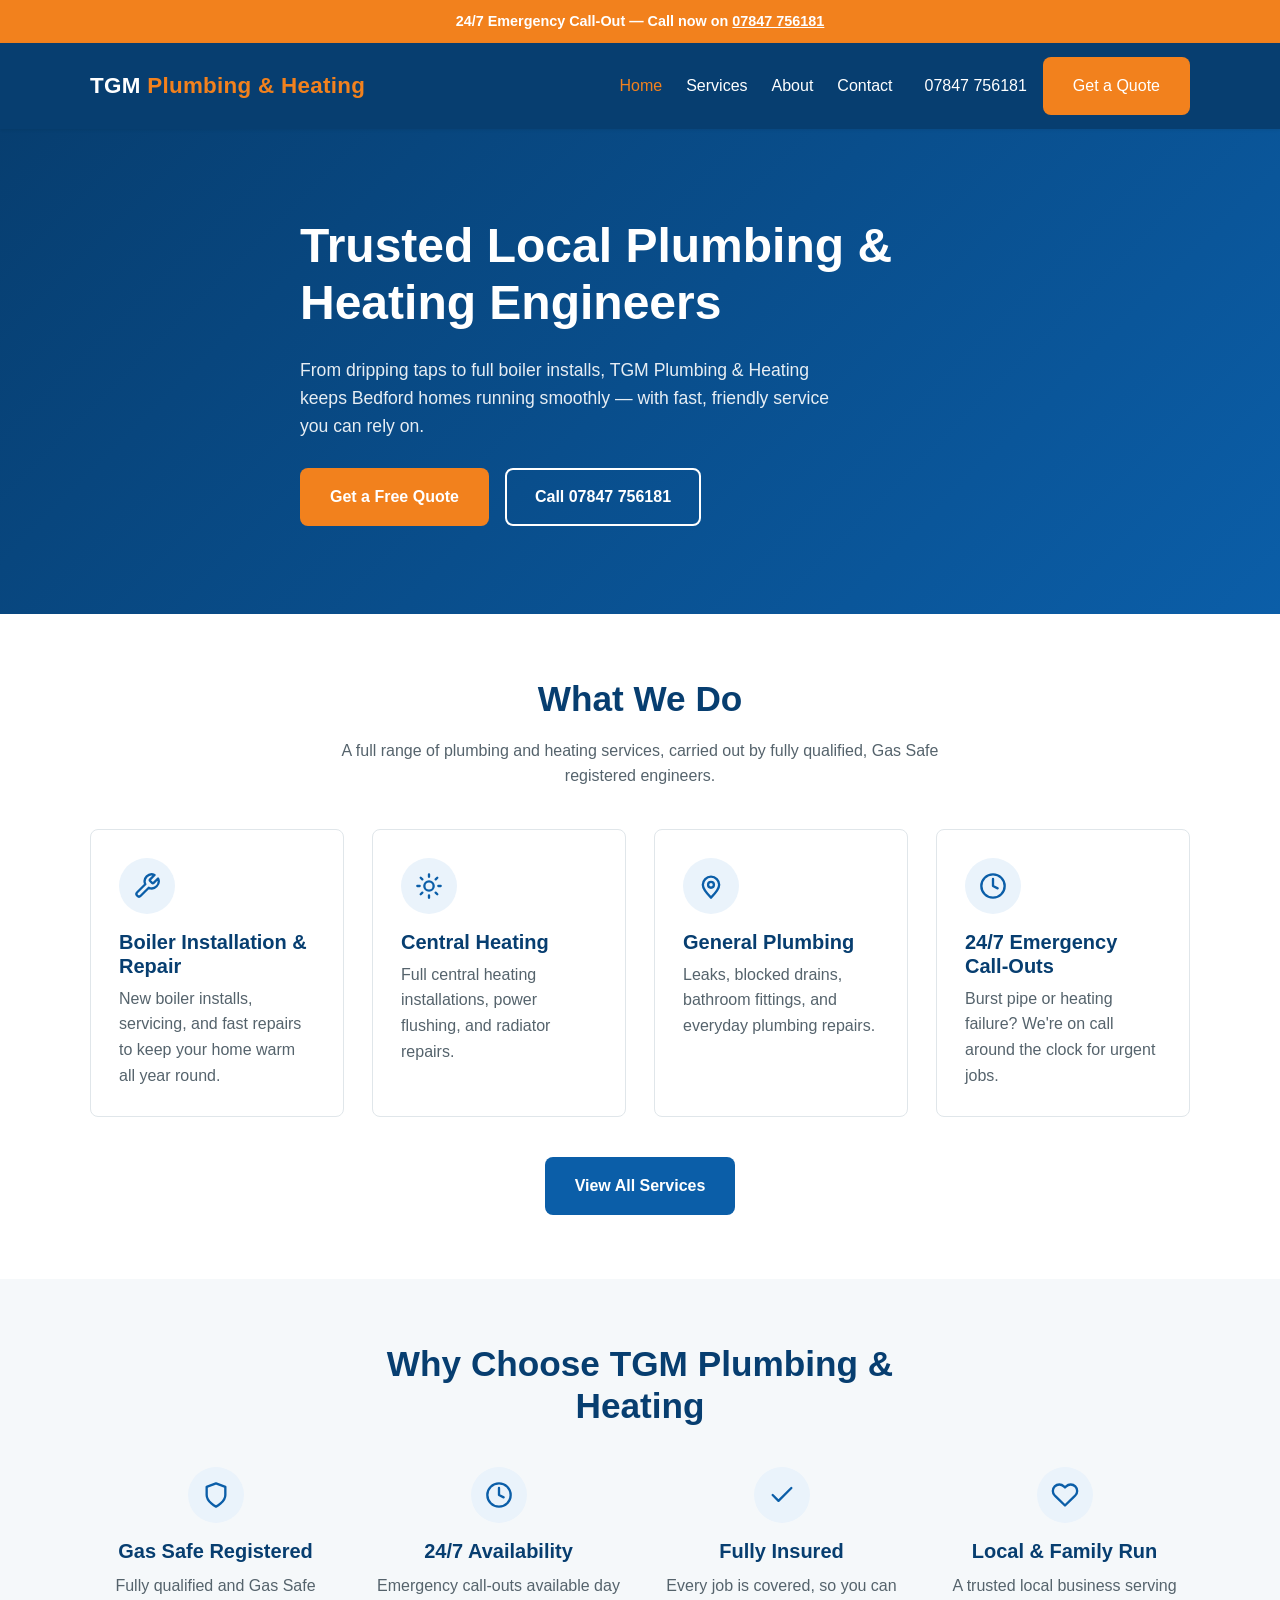
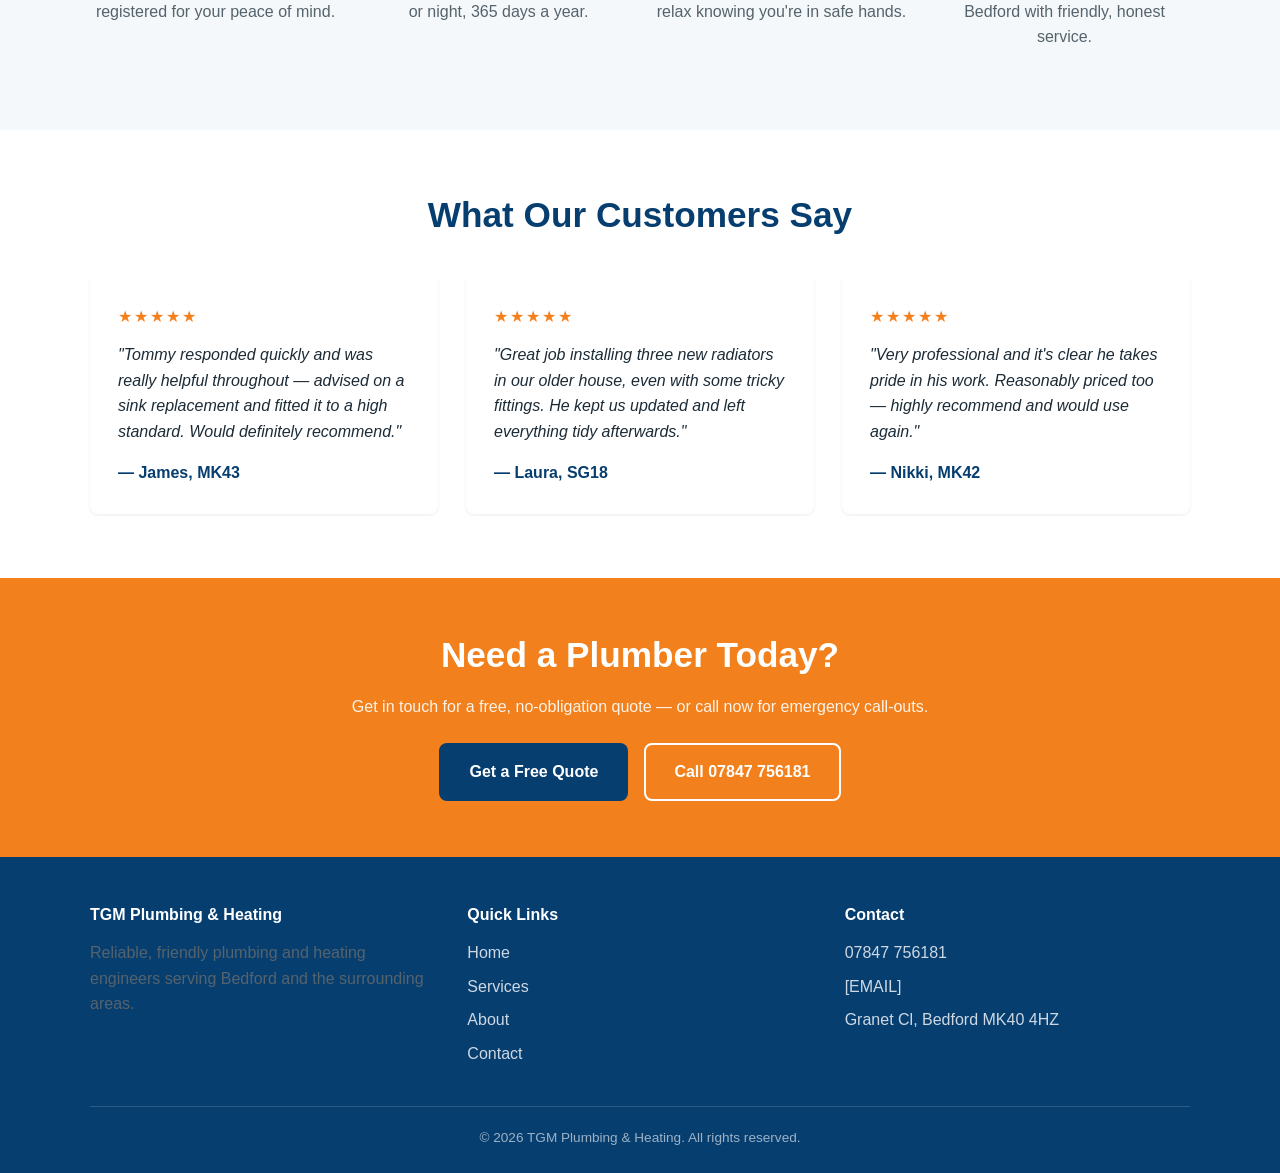
<file: index.html>
<!DOCTYPE html>
<html lang="en">
<head>
  <meta charset="UTF-8" />
  <meta name="viewport" content="width=device-width, initial-scale=1.0" />
  <title>TGM Plumbing & Heating | Local Plumbers & Heating Engineers</title>
  <meta name="description" content="TGM Plumbing & Heating — trusted local plumbing and heating engineers. Boiler installs, repairs, and 24/7 emergency call-outs." />
  <link rel="stylesheet" href="css/style.css" />
</head>
<body>

  <div class="emergency-banner">
    24/7 Emergency Call-Out — Call now on <a href="tel:07847756181">07847 756181</a>
  </div>

  <header class="site-header">
    <div class="container">
      <a href="index.html" class="logo">TGM <span>Plumbing & Heating</span></a>

      <nav class="main-nav">
        <ul>
          <li><a href="index.html" class="active">Home</a></li>
          <li><a href="services.html">Services</a></li>
          <li><a href="about.html">About</a></li>
          <li><a href="contact.html">Contact</a></li>
        </ul>
        <div class="nav-call">
          <a href="tel:07847756181" class="nav-phone">07847 756181</a>
          <a href="contact.html" class="btn btn-primary">Get a Quote</a>
        </div>
      </nav>

      <button class="nav-toggle" aria-label="Toggle navigation" aria-expanded="false">
        <span></span>
        <span></span>
        <span></span>
      </button>
    </div>
  </header>

  <main>

    <!-- Hero -->
    <section class="hero">
      <div class="container">
        <h1>Trusted Local Plumbing &amp; Heating Engineers</h1>
        <p>From dripping taps to full boiler installs, TGM Plumbing &amp; Heating keeps Bedford homes running smoothly — with fast, friendly service you can rely on.</p>
        <div class="hero-actions">
          <a href="contact.html" class="btn btn-primary">Get a Free Quote</a>
          <a href="tel:07847756181" class="btn btn-outline">Call 07847 756181</a>
        </div>
      </div>
    </section>

    <!-- Services overview -->
    <section class="section">
      <div class="container">
        <div class="section-intro text-center">
          <h2>What We Do</h2>
          <p>A full range of plumbing and heating services, carried out by fully qualified, Gas Safe registered engineers.</p>
        </div>

        <div class="card-grid">
          <div class="card">
            <div class="icon-circle">
              <svg viewBox="0 0 24 24" fill="none" stroke-width="2" stroke-linecap="round" stroke-linejoin="round"><path d="M14.7 6.3a1 1 0 0 0 0 1.4l1.6 1.6a1 1 0 0 0 1.4 0l3.77-3.77a6 6 0 0 1-7.94 7.94l-6.91 6.91a2.12 2.12 0 0 1-3-3l6.91-6.91a6 6 0 0 1 7.94-7.94l-3.76 3.76z"/></svg>
            </div>
            <h3>Boiler Installation &amp; Repair</h3>
            <p>New boiler installs, servicing, and fast repairs to keep your home warm all year round.</p>
          </div>

          <div class="card">
            <div class="icon-circle">
              <svg viewBox="0 0 24 24" fill="none" stroke-width="2" stroke-linecap="round" stroke-linejoin="round"><path d="M12 2v2M12 20v2M4.9 4.9l1.4 1.4M17.7 17.7l1.4 1.4M2 12h2M20 12h2M4.9 19.1l1.4-1.4M17.7 6.3l1.4-1.4"/><circle cx="12" cy="12" r="4"/></svg>
            </div>
            <h3>Central Heating</h3>
            <p>Full central heating installations, power flushing, and radiator repairs.</p>
          </div>

          <div class="card">
            <div class="icon-circle">
              <svg viewBox="0 0 24 24" fill="none" stroke-width="2" stroke-linecap="round" stroke-linejoin="round"><path d="M12 22c4-4 7-7.58 7-11a7 7 0 1 0-14 0c0 3.42 3 7 7 11z"/><circle cx="12" cy="11" r="2.5"/></svg>
            </div>
            <h3>General Plumbing</h3>
            <p>Leaks, blocked drains, bathroom fittings, and everyday plumbing repairs.</p>
          </div>

          <div class="card">
            <div class="icon-circle">
              <svg viewBox="0 0 24 24" fill="none" stroke-width="2" stroke-linecap="round" stroke-linejoin="round"><circle cx="12" cy="12" r="10"/><path d="M12 6v6l4 2"/></svg>
            </div>
            <h3>24/7 Emergency Call-Outs</h3>
            <p>Burst pipe or heating failure? We're on call around the clock for urgent jobs.</p>
          </div>
        </div>

        <div class="text-center" style="margin-top: 40px;">
          <a href="services.html" class="btn btn-secondary">View All Services</a>
        </div>
      </div>
    </section>

    <!-- Why choose us -->
    <section class="section section-alt">
      <div class="container">
        <div class="section-intro text-center">
          <h2>Why Choose TGM Plumbing &amp; Heating</h2>
        </div>

        <div class="trust-grid">
          <div class="trust-item">
            <div class="icon-circle">
              <svg viewBox="0 0 24 24" fill="none" stroke-width="2" stroke-linecap="round" stroke-linejoin="round"><path d="M12 22s8-4 8-10V5l-8-3-8 3v7c0 6 8 10 8 10z"/></svg>
            </div>
            <h3>Gas Safe Registered</h3>
            <p>Fully qualified and Gas Safe registered for your peace of mind.</p>
          </div>

          <div class="trust-item">
            <div class="icon-circle">
              <svg viewBox="0 0 24 24" fill="none" stroke-width="2" stroke-linecap="round" stroke-linejoin="round"><circle cx="12" cy="12" r="10"/><path d="M12 6v6l4 2"/></svg>
            </div>
            <h3>24/7 Availability</h3>
            <p>Emergency call-outs available day or night, 365 days a year.</p>
          </div>

          <div class="trust-item">
            <div class="icon-circle">
              <svg viewBox="0 0 24 24" fill="none" stroke-width="2" stroke-linecap="round" stroke-linejoin="round"><path d="M20 6L9 17l-5-5"/></svg>
            </div>
            <h3>Fully Insured</h3>
            <p>Every job is covered, so you can relax knowing you're in safe hands.</p>
          </div>

          <div class="trust-item">
            <div class="icon-circle">
              <svg viewBox="0 0 24 24" fill="none" stroke-width="2" stroke-linecap="round" stroke-linejoin="round"><path d="M20.8 4.6a5.5 5.5 0 0 0-7.8 0L12 5.6l-1-1a5.5 5.5 0 1 0-7.8 7.8l1 1L12 21l7.8-7.6 1-1a5.5 5.5 0 0 0 0-7.8z"/></svg>
            </div>
            <h3>Local &amp; Family Run</h3>
            <p>A trusted local business serving Bedford with friendly, honest service.</p>
          </div>
        </div>
      </div>
    </section>

    <!-- Testimonials -->
    <section class="section">
      <div class="container">
        <div class="section-intro text-center">
          <h2>What Our Customers Say</h2>
        </div>

        <div class="testimonial-grid">
          <div class="testimonial-card">
            <div class="testimonial-stars">★★★★★</div>
            <p class="testimonial-quote">"Tommy responded quickly and was really helpful throughout — advised on a sink replacement and fitted it to a high standard. Would definitely recommend."</p>
            <div class="testimonial-author">— James, MK43</div>
          </div>

          <div class="testimonial-card">
            <div class="testimonial-stars">★★★★★</div>
            <p class="testimonial-quote">"Great job installing three new radiators in our older house, even with some tricky fittings. He kept us updated and left everything tidy afterwards."</p>
            <div class="testimonial-author">— Laura, SG18</div>
          </div>

          <div class="testimonial-card">
            <div class="testimonial-stars">★★★★★</div>
            <p class="testimonial-quote">"Very professional and it's clear he takes pride in his work. Reasonably priced too — highly recommend and would use again."</p>
            <div class="testimonial-author">— Nikki, MK42</div>
          </div>
        </div>
      </div>
    </section>

    <!-- CTA banner -->
    <section class="cta-banner">
      <div class="container">
        <h2>Need a Plumber Today?</h2>
        <p>Get in touch for a free, no-obligation quote — or call now for emergency call-outs.</p>
        <div class="cta-actions">
          <a href="contact.html" class="btn btn-primary">Get a Free Quote</a>
          <a href="tel:07847756181" class="btn btn-outline">Call 07847 756181</a>
        </div>
      </div>
    </section>

  </main>

  <footer class="site-footer">
    <div class="container">
      <div class="footer-grid">
        <div>
          <h4>TGM Plumbing & Heating</h4>
          <p>Reliable, friendly plumbing and heating engineers serving Bedford and the surrounding areas.</p>
        </div>
        <div>
          <h4>Quick Links</h4>
          <ul>
            <li><a href="index.html">Home</a></li>
            <li><a href="services.html">Services</a></li>
            <li><a href="about.html">About</a></li>
            <li><a href="contact.html">Contact</a></li>
          </ul>
        </div>
        <div>
          <h4>Contact</h4>
          <ul>
            <li><a href="tel:07847756181">07847 756181</a></li>
            <li><a href="mailto:[EMAIL]">[EMAIL]</a></li>
            <li>Granet Cl, Bedford MK40 4HZ</li>
          </ul>
        </div>
      </div>
      <div class="footer-bottom">
        &copy; <span id="year"></span> TGM Plumbing & Heating. All rights reserved.
      </div>
    </div>
  </footer>

  <script src="js/script.js"></script>
  <script>document.getElementById("year").textContent = new Date().getFullYear();</script>
</body>
</html>
</file>
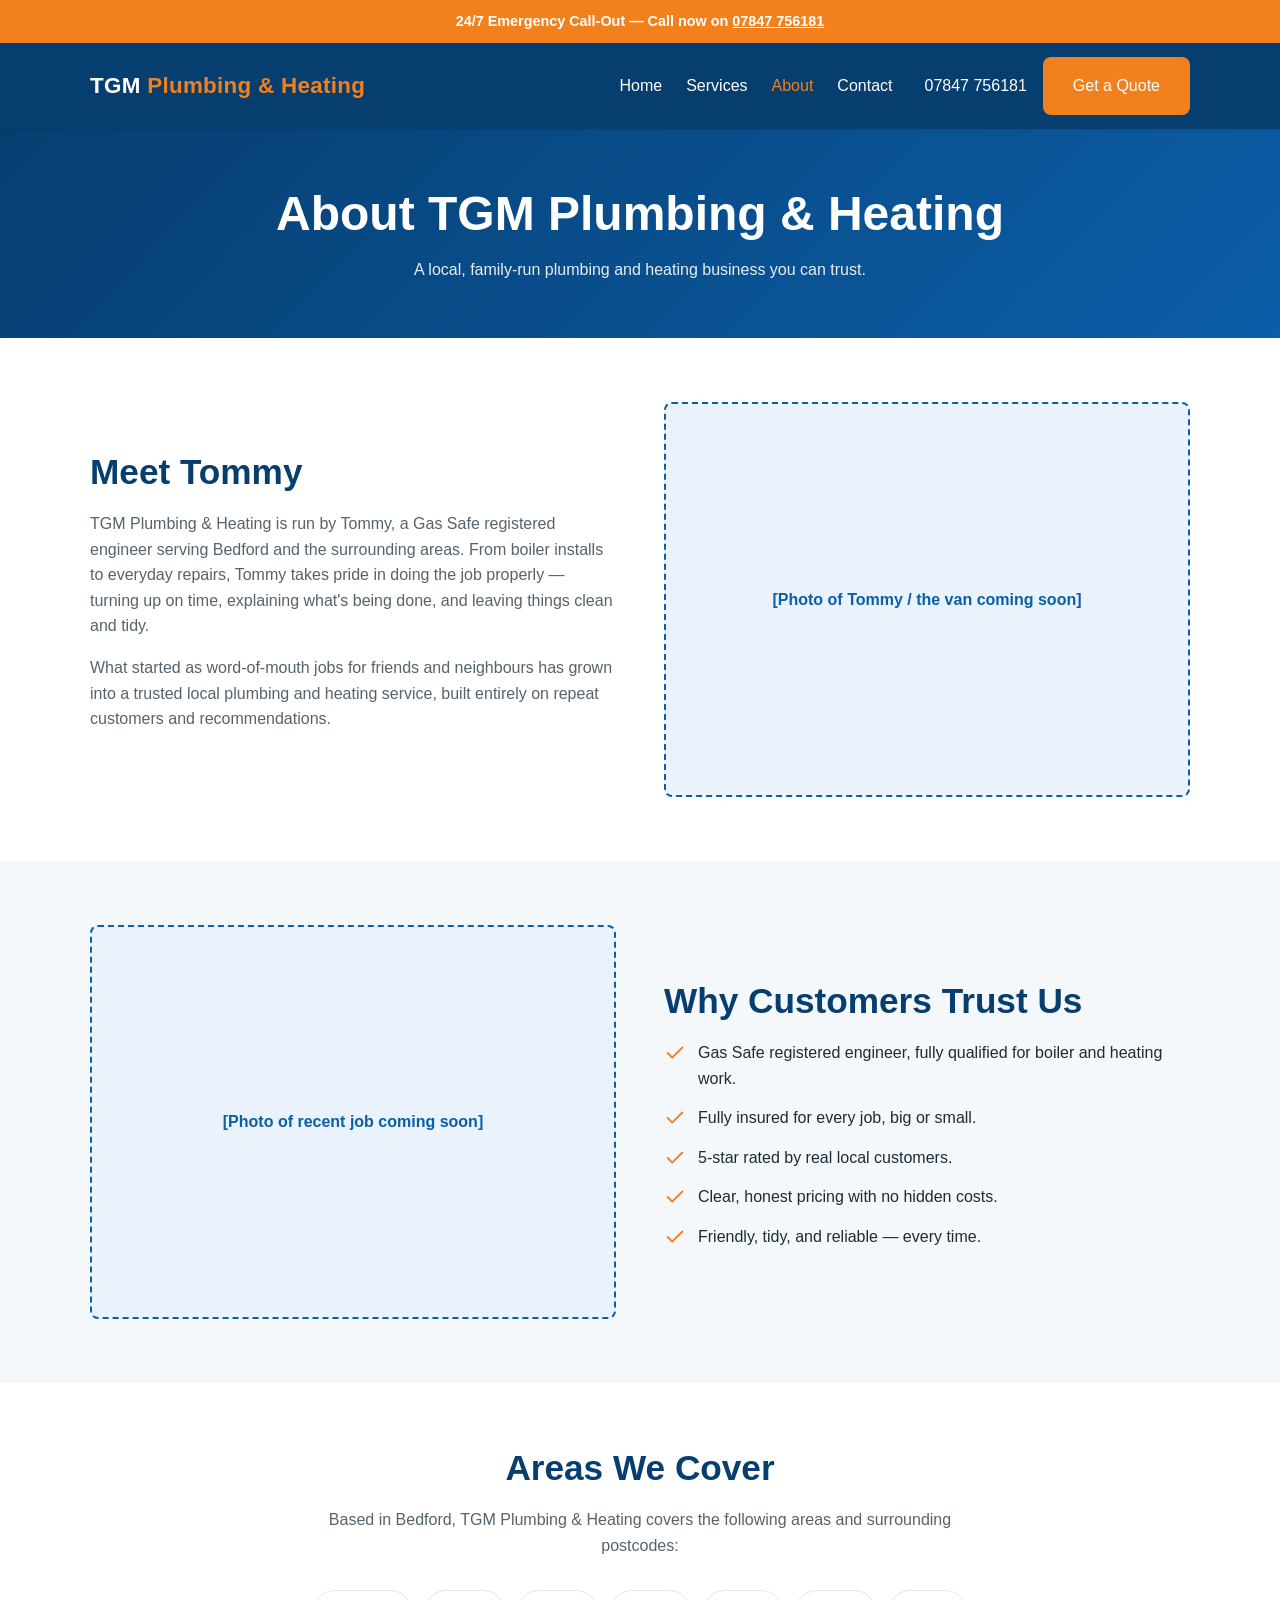
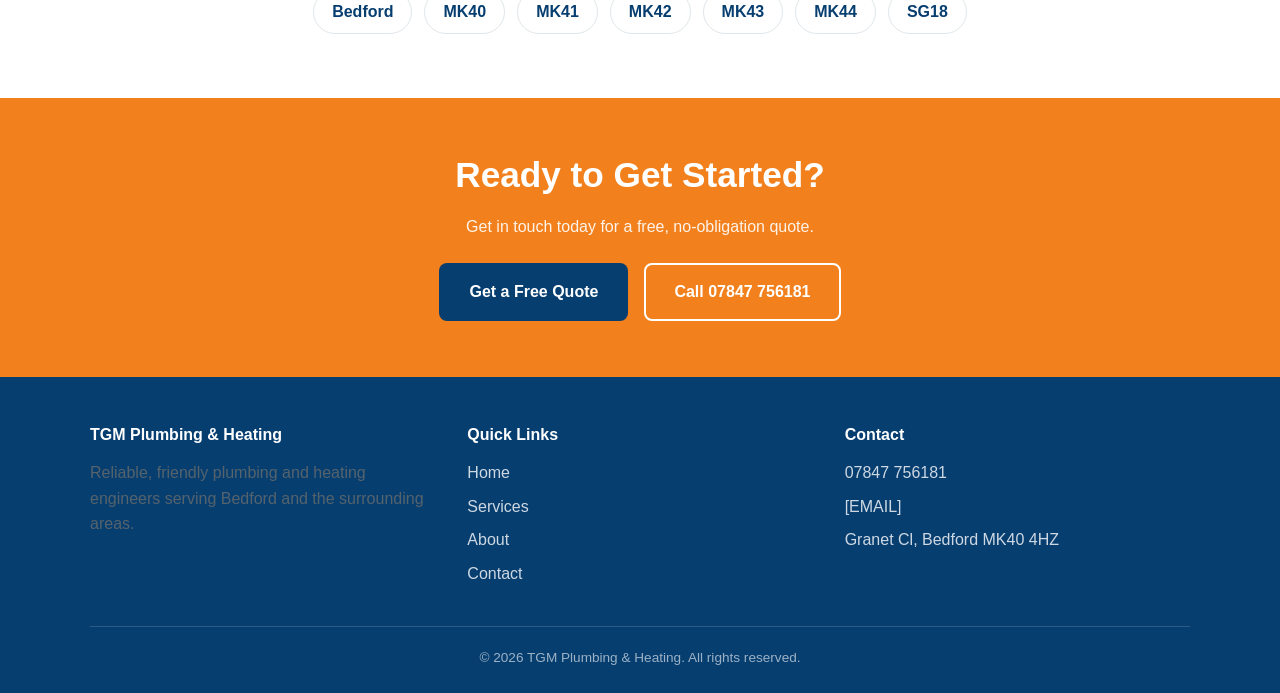
<file: about.html>
<!DOCTYPE html>
<html lang="en">
<head>
  <meta charset="UTF-8" />
  <meta name="viewport" content="width=device-width, initial-scale=1.0" />
  <title>About | TGM Plumbing & Heating</title>
  <meta name="description" content="TGM Plumbing & Heating is a local, family-run plumbing and heating business based in Bedford, run by Tommy — Gas Safe registered and fully insured." />
  <link rel="stylesheet" href="css/style.css" />
</head>
<body>

  <div class="emergency-banner">
    24/7 Emergency Call-Out — Call now on <a href="tel:07847756181">07847 756181</a>
  </div>

  <header class="site-header">
    <div class="container">
      <a href="index.html" class="logo">TGM <span>Plumbing & Heating</span></a>

      <nav class="main-nav">
        <ul>
          <li><a href="index.html">Home</a></li>
          <li><a href="services.html">Services</a></li>
          <li><a href="about.html" class="active">About</a></li>
          <li><a href="contact.html">Contact</a></li>
        </ul>
        <div class="nav-call">
          <a href="tel:07847756181" class="nav-phone">07847 756181</a>
          <a href="contact.html" class="btn btn-primary">Get a Quote</a>
        </div>
      </nav>

      <button class="nav-toggle" aria-label="Toggle navigation" aria-expanded="false">
        <span></span>
        <span></span>
        <span></span>
      </button>
    </div>
  </header>

  <main>

    <section class="page-header">
      <div class="container">
        <h1>About TGM Plumbing & Heating</h1>
        <p>A local, family-run plumbing and heating business you can trust.</p>
      </div>
    </section>

    <!-- Story -->
    <section class="section">
      <div class="container">
        <div class="about-grid">
          <div>
            <h2>Meet Tommy</h2>
            <p>TGM Plumbing & Heating is run by Tommy, a Gas Safe registered engineer serving Bedford and the surrounding areas. From boiler installs to everyday repairs, Tommy takes pride in doing the job properly — turning up on time, explaining what's being done, and leaving things clean and tidy.</p>
            <p>What started as word-of-mouth jobs for friends and neighbours has grown into a trusted local plumbing and heating service, built entirely on repeat customers and recommendations.</p>
          </div>
          <div class="image-placeholder">
            [Photo of Tommy / the van coming soon]
          </div>
        </div>
      </div>
    </section>

    <!-- Credentials -->
    <section class="section section-alt">
      <div class="container">
        <div class="about-grid">
          <div class="image-placeholder">
            [Photo of recent job coming soon]
          </div>
          <div>
            <h2>Why Customers Trust Us</h2>
            <ul class="credentials-list">
              <li>
                <svg viewBox="0 0 24 24" fill="none" stroke-width="2" stroke-linecap="round" stroke-linejoin="round"><path d="M20 6L9 17l-5-5"/></svg>
                <span>Gas Safe registered engineer, fully qualified for boiler and heating work.</span>
              </li>
              <li>
                <svg viewBox="0 0 24 24" fill="none" stroke-width="2" stroke-linecap="round" stroke-linejoin="round"><path d="M20 6L9 17l-5-5"/></svg>
                <span>Fully insured for every job, big or small.</span>
              </li>
              <li>
                <svg viewBox="0 0 24 24" fill="none" stroke-width="2" stroke-linecap="round" stroke-linejoin="round"><path d="M20 6L9 17l-5-5"/></svg>
                <span>5-star rated by real local customers.</span>
              </li>
              <li>
                <svg viewBox="0 0 24 24" fill="none" stroke-width="2" stroke-linecap="round" stroke-linejoin="round"><path d="M20 6L9 17l-5-5"/></svg>
                <span>Clear, honest pricing with no hidden costs.</span>
              </li>
              <li>
                <svg viewBox="0 0 24 24" fill="none" stroke-width="2" stroke-linecap="round" stroke-linejoin="round"><path d="M20 6L9 17l-5-5"/></svg>
                <span>Friendly, tidy, and reliable — every time.</span>
              </li>
            </ul>
          </div>
        </div>
      </div>
    </section>

    <!-- Service area -->
    <section class="section">
      <div class="container text-center">
        <h2>Areas We Cover</h2>
        <p class="section-intro">Based in Bedford, TGM Plumbing & Heating covers the following areas and surrounding postcodes:</p>
        <div class="area-tags">
          <span class="area-tag">Bedford</span>
          <span class="area-tag">MK40</span>
          <span class="area-tag">MK41</span>
          <span class="area-tag">MK42</span>
          <span class="area-tag">MK43</span>
          <span class="area-tag">MK44</span>
          <span class="area-tag">SG18</span>
        </div>
      </div>
    </section>

    <!-- CTA banner -->
    <section class="cta-banner">
      <div class="container">
        <h2>Ready to Get Started?</h2>
        <p>Get in touch today for a free, no-obligation quote.</p>
        <div class="cta-actions">
          <a href="contact.html" class="btn btn-primary">Get a Free Quote</a>
          <a href="tel:07847756181" class="btn btn-outline">Call 07847 756181</a>
        </div>
      </div>
    </section>

  </main>

  <footer class="site-footer">
    <div class="container">
      <div class="footer-grid">
        <div>
          <h4>TGM Plumbing & Heating</h4>
          <p>Reliable, friendly plumbing and heating engineers serving Bedford and the surrounding areas.</p>
        </div>
        <div>
          <h4>Quick Links</h4>
          <ul>
            <li><a href="index.html">Home</a></li>
            <li><a href="services.html">Services</a></li>
            <li><a href="about.html">About</a></li>
            <li><a href="contact.html">Contact</a></li>
          </ul>
        </div>
        <div>
          <h4>Contact</h4>
          <ul>
            <li><a href="tel:07847756181">07847 756181</a></li>
            <li><a href="mailto:[EMAIL]">[EMAIL]</a></li>
            <li>Granet Cl, Bedford MK40 4HZ</li>
          </ul>
        </div>
      </div>
      <div class="footer-bottom">
        &copy; <span id="year"></span> TGM Plumbing & Heating. All rights reserved.
      </div>
    </div>
  </footer>

  <script src="js/script.js"></script>
  <script>document.getElementById("year").textContent = new Date().getFullYear();</script>
</body>
</html>
</file>
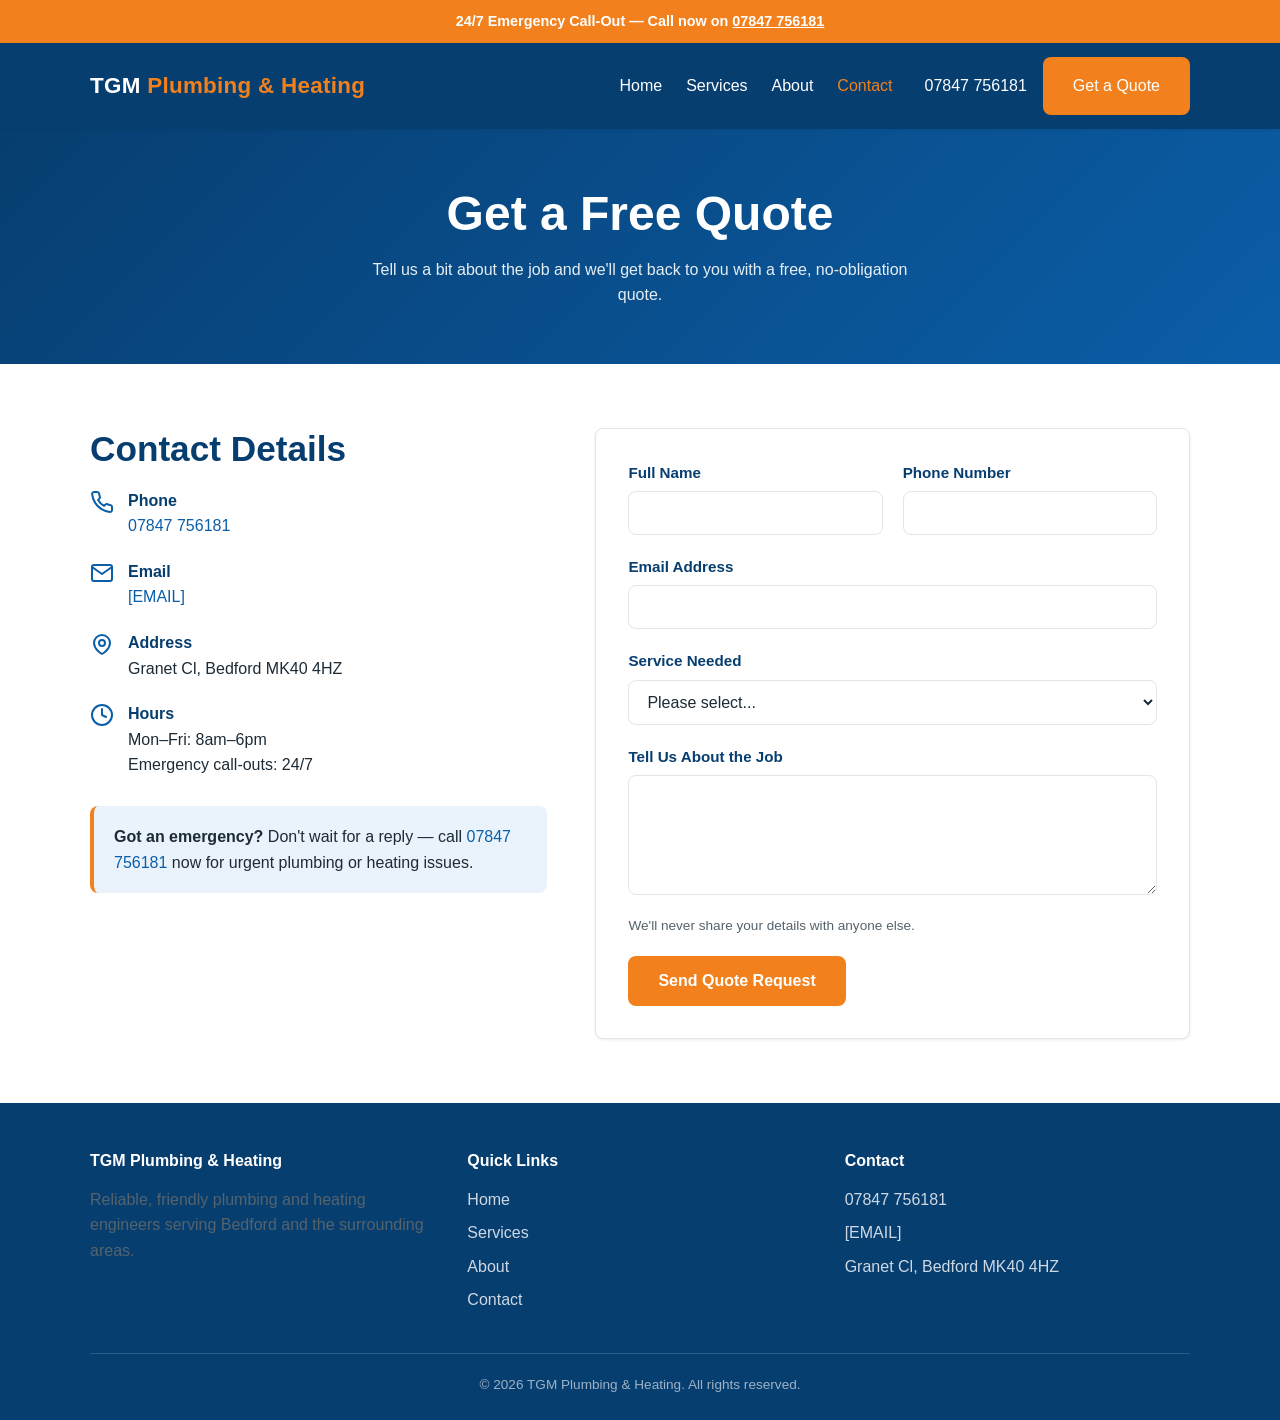
<file: contact.html>
<!DOCTYPE html>
<html lang="en">
<head>
  <meta charset="UTF-8" />
  <meta name="viewport" content="width=device-width, initial-scale=1.0" />
  <title>Contact | TGM Plumbing & Heating</title>
  <meta name="description" content="Get a free, no-obligation quote from TGM Plumbing & Heating in Bedford. Call 07847 756181 or fill in the quote request form." />
  <link rel="stylesheet" href="css/style.css" />
</head>
<body>

  <div class="emergency-banner">
    24/7 Emergency Call-Out — Call now on <a href="tel:07847756181">07847 756181</a>
  </div>

  <header class="site-header">
    <div class="container">
      <a href="index.html" class="logo">TGM <span>Plumbing & Heating</span></a>

      <nav class="main-nav">
        <ul>
          <li><a href="index.html">Home</a></li>
          <li><a href="services.html">Services</a></li>
          <li><a href="about.html">About</a></li>
          <li><a href="contact.html" class="active">Contact</a></li>
        </ul>
        <div class="nav-call">
          <a href="tel:07847756181" class="nav-phone">07847 756181</a>
          <a href="contact.html" class="btn btn-primary">Get a Quote</a>
        </div>
      </nav>

      <button class="nav-toggle" aria-label="Toggle navigation" aria-expanded="false">
        <span></span>
        <span></span>
        <span></span>
      </button>
    </div>
  </header>

  <main>

    <section class="page-header">
      <div class="container">
        <h1>Get a Free Quote</h1>
        <p>Tell us a bit about the job and we'll get back to you with a free, no-obligation quote.</p>
      </div>
    </section>

    <section class="section">
      <div class="container">
        <div class="contact-grid">

          <!-- Contact info -->
          <div>
            <h2>Contact Details</h2>
            <ul class="contact-info-list">
              <li>
                <svg viewBox="0 0 24 24" fill="none" stroke-width="2" stroke-linecap="round" stroke-linejoin="round"><path d="M22 16.92v3a2 2 0 0 1-2.18 2 19.79 19.79 0 0 1-8.63-3.07 19.5 19.5 0 0 1-6-6 19.79 19.79 0 0 1-3.07-8.67A2 2 0 0 1 4.11 2h3a2 2 0 0 1 2 1.72c.127.96.362 1.903.7 2.81a2 2 0 0 1-.45 2.11L8.09 9.91a16 16 0 0 0 6 6l1.27-1.27a2 2 0 0 1 2.11-.45c.907.338 1.85.573 2.81.7A2 2 0 0 1 22 16.92z"/></svg>
                <div><strong>Phone</strong><a href="tel:07847756181">07847 756181</a></div>
              </li>
              <li>
                <svg viewBox="0 0 24 24" fill="none" stroke-width="2" stroke-linecap="round" stroke-linejoin="round"><path d="M4 4h16v16H4z" opacity="0"/><path d="M22 6l-10 7L2 6"/><rect x="2" y="4" width="20" height="16" rx="2"/></svg>
                <div><strong>Email</strong><a href="mailto:[EMAIL]">[EMAIL]</a></div>
              </li>
              <li>
                <svg viewBox="0 0 24 24" fill="none" stroke-width="2" stroke-linecap="round" stroke-linejoin="round"><path d="M12 22s8-4.5 8-11a8 8 0 1 0-16 0c0 6.5 8 11 8 11z"/><circle cx="12" cy="11" r="3"/></svg>
                <div><strong>Address</strong><span>Granet Cl, Bedford MK40 4HZ</span></div>
              </li>
              <li>
                <svg viewBox="0 0 24 24" fill="none" stroke-width="2" stroke-linecap="round" stroke-linejoin="round"><circle cx="12" cy="12" r="10"/><path d="M12 6v6l4 2"/></svg>
                <div><strong>Hours</strong><span>Mon–Fri: 8am–6pm<br />Emergency call-outs: 24/7</span></div>
              </li>
            </ul>

            <div class="emergency-note">
              <p><strong>Got an emergency?</strong> Don't wait for a reply — call <a href="tel:07847756181">07847 756181</a> now for urgent plumbing or heating issues.</p>
            </div>
          </div>

          <!-- Quote form -->
          <div>
            <form class="quote-form" id="quote-form" action="https://formspree.io/f/YOUR_FORM_ID" method="POST">
              <div class="form-row">
                <div class="form-group">
                  <label for="name">Full Name</label>
                  <input type="text" id="name" name="name" required />
                </div>
                <div class="form-group">
                  <label for="phone">Phone Number</label>
                  <input type="tel" id="phone" name="phone" required />
                </div>
              </div>

              <div class="form-group">
                <label for="email">Email Address</label>
                <input type="email" id="email" name="email" required />
              </div>

              <div class="form-group">
                <label for="service">Service Needed</label>
                <select id="service" name="service" required>
                  <option value="">Please select...</option>
                  <option>Boiler Installation &amp; Repair</option>
                  <option>Central Heating</option>
                  <option>General Plumbing</option>
                  <option>Bathroom Installation</option>
                  <option>Gas Safety Check / Certificate</option>
                  <option>Leak Detection &amp; Repair</option>
                  <option>Power Flushing</option>
                  <option>Emergency Call-Out</option>
                  <option>Other</option>
                </select>
              </div>

              <div class="form-group">
                <label for="message">Tell Us About the Job</label>
                <textarea id="message" name="message" required></textarea>
              </div>

              <p class="form-note">We'll never share your details with anyone else.</p>

              <button type="submit" class="btn btn-primary">Send Quote Request</button>

              <div class="form-status" id="form-status"></div>
            </form>
          </div>

        </div>
      </div>
    </section>

  </main>

  <footer class="site-footer">
    <div class="container">
      <div class="footer-grid">
        <div>
          <h4>TGM Plumbing & Heating</h4>
          <p>Reliable, friendly plumbing and heating engineers serving Bedford and the surrounding areas.</p>
        </div>
        <div>
          <h4>Quick Links</h4>
          <ul>
            <li><a href="index.html">Home</a></li>
            <li><a href="services.html">Services</a></li>
            <li><a href="about.html">About</a></li>
            <li><a href="contact.html">Contact</a></li>
          </ul>
        </div>
        <div>
          <h4>Contact</h4>
          <ul>
            <li><a href="tel:07847756181">07847 756181</a></li>
            <li><a href="mailto:[EMAIL]">[EMAIL]</a></li>
            <li>Granet Cl, Bedford MK40 4HZ</li>
          </ul>
        </div>
      </div>
      <div class="footer-bottom">
        &copy; <span id="year"></span> TGM Plumbing & Heating. All rights reserved.
      </div>
    </div>
  </footer>

  <script src="js/script.js"></script>
  <script>document.getElementById("year").textContent = new Date().getFullYear();</script>
</body>
</html>
</file>
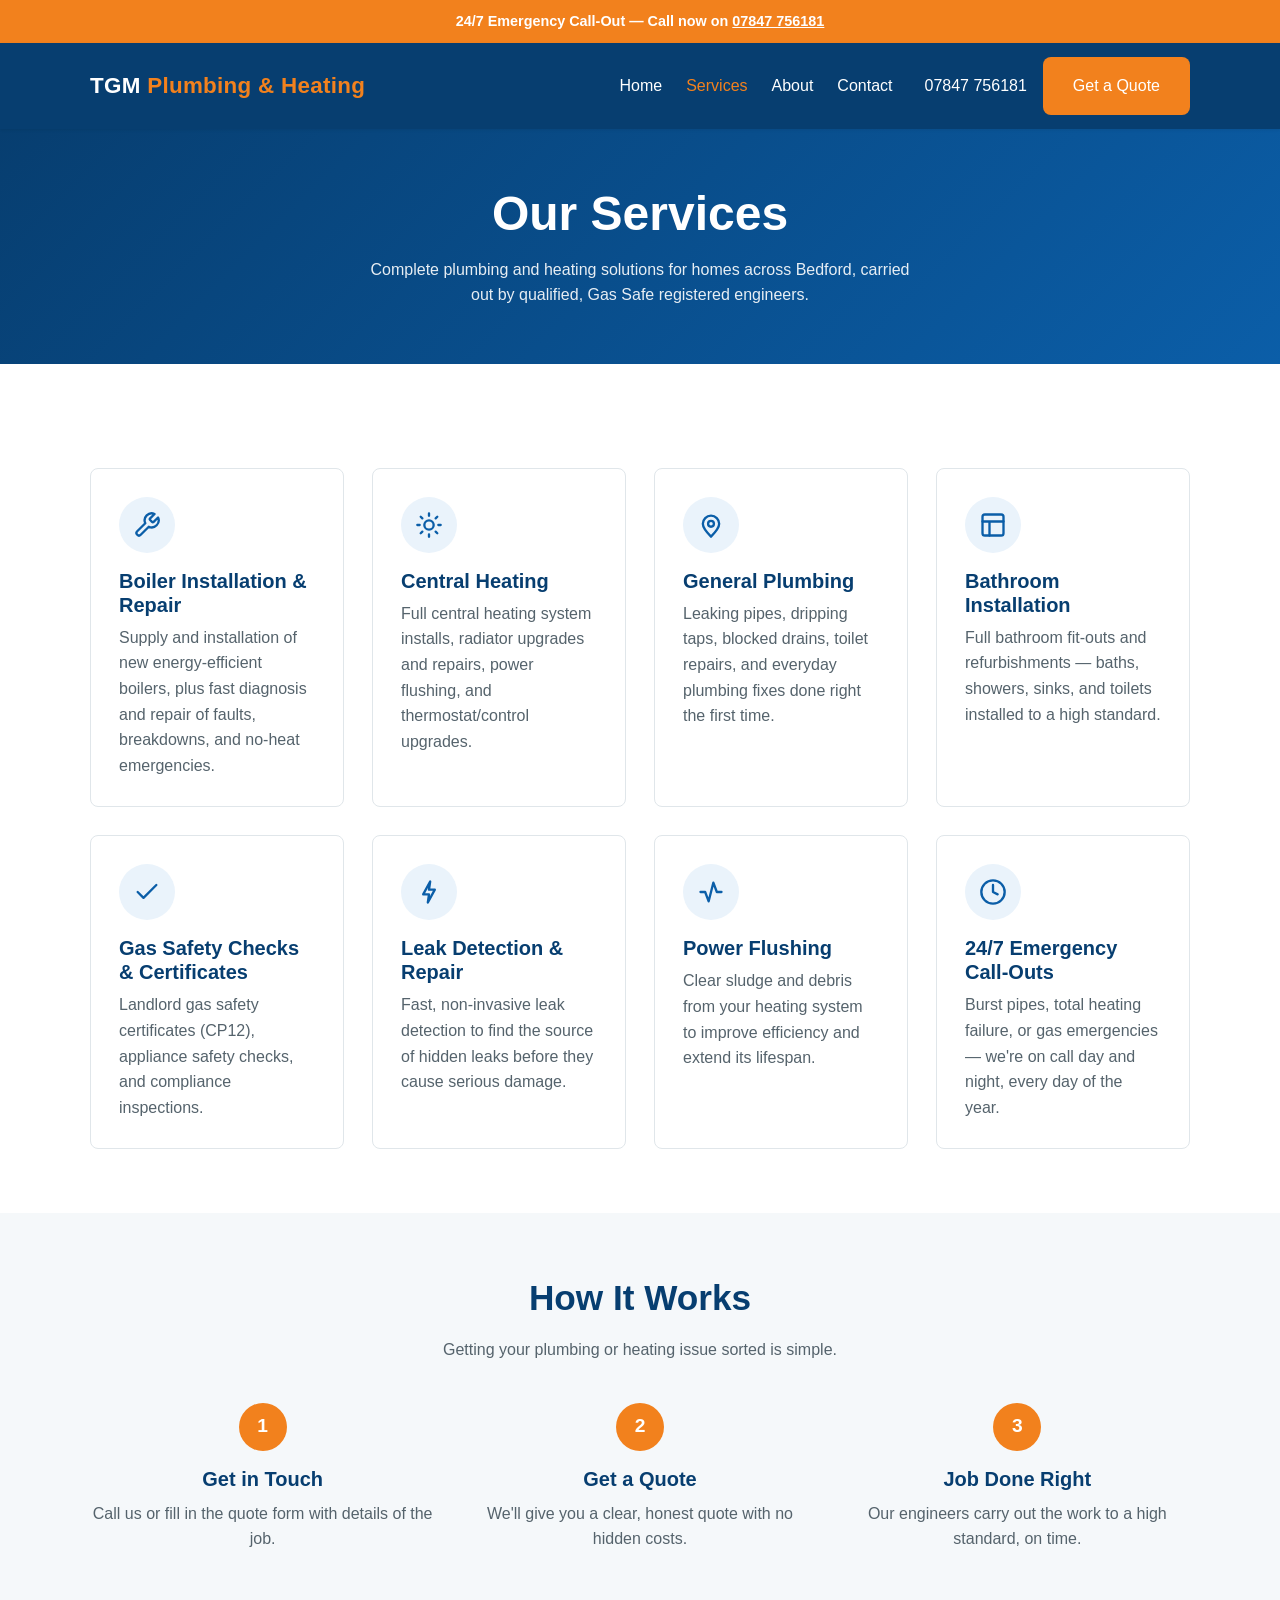
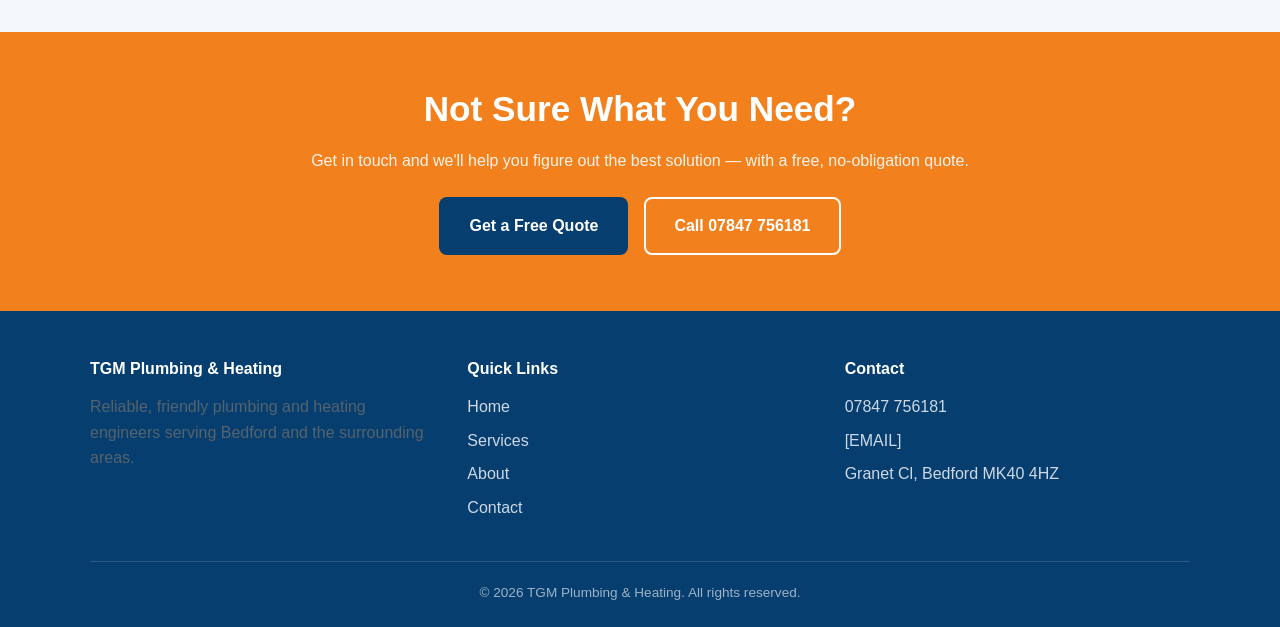
<file: services.html>
<!DOCTYPE html>
<html lang="en">
<head>
  <meta charset="UTF-8" />
  <meta name="viewport" content="width=device-width, initial-scale=1.0" />
  <title>Services | TGM Plumbing & Heating</title>
  <meta name="description" content="Boiler installation and repair, central heating, general plumbing, bathroom fitting, gas safety checks, and 24/7 emergency call-outs from TGM Plumbing & Heating." />
  <link rel="stylesheet" href="css/style.css" />
</head>
<body>

  <div class="emergency-banner">
    24/7 Emergency Call-Out — Call now on <a href="tel:07847756181">07847 756181</a>
  </div>

  <header class="site-header">
    <div class="container">
      <a href="index.html" class="logo">TGM <span>Plumbing & Heating</span></a>

      <nav class="main-nav">
        <ul>
          <li><a href="index.html">Home</a></li>
          <li><a href="services.html" class="active">Services</a></li>
          <li><a href="about.html">About</a></li>
          <li><a href="contact.html">Contact</a></li>
        </ul>
        <div class="nav-call">
          <a href="tel:07847756181" class="nav-phone">07847 756181</a>
          <a href="contact.html" class="btn btn-primary">Get a Quote</a>
        </div>
      </nav>

      <button class="nav-toggle" aria-label="Toggle navigation" aria-expanded="false">
        <span></span>
        <span></span>
        <span></span>
      </button>
    </div>
  </header>

  <main>

    <section class="page-header">
      <div class="container">
        <h1>Our Services</h1>
        <p>Complete plumbing and heating solutions for homes across Bedford, carried out by qualified, Gas Safe registered engineers.</p>
      </div>
    </section>

    <!-- Detailed services -->
    <section class="section">
      <div class="container">
        <div class="card-grid">

          <div class="card">
            <div class="icon-circle">
              <svg viewBox="0 0 24 24" fill="none" stroke-width="2" stroke-linecap="round" stroke-linejoin="round"><path d="M14.7 6.3a1 1 0 0 0 0 1.4l1.6 1.6a1 1 0 0 0 1.4 0l3.77-3.77a6 6 0 0 1-7.94 7.94l-6.91 6.91a2.12 2.12 0 0 1-3-3l6.91-6.91a6 6 0 0 1 7.94-7.94l-3.76 3.76z"/></svg>
            </div>
            <h3>Boiler Installation &amp; Repair</h3>
            <p>Supply and installation of new energy-efficient boilers, plus fast diagnosis and repair of faults, breakdowns, and no-heat emergencies.</p>
          </div>

          <div class="card">
            <div class="icon-circle">
              <svg viewBox="0 0 24 24" fill="none" stroke-width="2" stroke-linecap="round" stroke-linejoin="round"><path d="M12 2v2M12 20v2M4.9 4.9l1.4 1.4M17.7 17.7l1.4 1.4M2 12h2M20 12h2M4.9 19.1l1.4-1.4M17.7 6.3l1.4-1.4"/><circle cx="12" cy="12" r="4"/></svg>
            </div>
            <h3>Central Heating</h3>
            <p>Full central heating system installs, radiator upgrades and repairs, power flushing, and thermostat/control upgrades.</p>
          </div>

          <div class="card">
            <div class="icon-circle">
              <svg viewBox="0 0 24 24" fill="none" stroke-width="2" stroke-linecap="round" stroke-linejoin="round"><path d="M12 22c4-4 7-7.58 7-11a7 7 0 1 0-14 0c0 3.42 3 7 7 11z"/><circle cx="12" cy="11" r="2.5"/></svg>
            </div>
            <h3>General Plumbing</h3>
            <p>Leaking pipes, dripping taps, blocked drains, toilet repairs, and everyday plumbing fixes done right the first time.</p>
          </div>

          <div class="card">
            <div class="icon-circle">
              <svg viewBox="0 0 24 24" fill="none" stroke-width="2" stroke-linecap="round" stroke-linejoin="round"><rect x="3" y="3" width="18" height="18" rx="2"/><path d="M3 9h18M9 21V9"/></svg>
            </div>
            <h3>Bathroom Installation</h3>
            <p>Full bathroom fit-outs and refurbishments — baths, showers, sinks, and toilets installed to a high standard.</p>
          </div>

          <div class="card">
            <div class="icon-circle">
              <svg viewBox="0 0 24 24" fill="none" stroke-width="2" stroke-linecap="round" stroke-linejoin="round"><path d="M20 6L9 17l-5-5"/></svg>
            </div>
            <h3>Gas Safety Checks &amp; Certificates</h3>
            <p>Landlord gas safety certificates (CP12), appliance safety checks, and compliance inspections.</p>
          </div>

          <div class="card">
            <div class="icon-circle">
              <svg viewBox="0 0 24 24" fill="none" stroke-width="2" stroke-linecap="round" stroke-linejoin="round"><path d="M11 21l1-7H7l6-11-1 7h5l-6 11z"/></svg>
            </div>
            <h3>Leak Detection &amp; Repair</h3>
            <p>Fast, non-invasive leak detection to find the source of hidden leaks before they cause serious damage.</p>
          </div>

          <div class="card">
            <div class="icon-circle">
              <svg viewBox="0 0 24 24" fill="none" stroke-width="2" stroke-linecap="round" stroke-linejoin="round"><path d="M3 12h4l3 8 4-16 3 8h4"/></svg>
            </div>
            <h3>Power Flushing</h3>
            <p>Clear sludge and debris from your heating system to improve efficiency and extend its lifespan.</p>
          </div>

          <div class="card">
            <div class="icon-circle">
              <svg viewBox="0 0 24 24" fill="none" stroke-width="2" stroke-linecap="round" stroke-linejoin="round"><circle cx="12" cy="12" r="10"/><path d="M12 6v6l4 2"/></svg>
            </div>
            <h3>24/7 Emergency Call-Outs</h3>
            <p>Burst pipes, total heating failure, or gas emergencies — we're on call day and night, every day of the year.</p>
          </div>

        </div>
      </div>
    </section>

    <!-- How it works -->
    <section class="section section-alt">
      <div class="container">
        <div class="section-intro text-center">
          <h2>How It Works</h2>
          <p>Getting your plumbing or heating issue sorted is simple.</p>
        </div>

        <div class="process-grid">
          <div class="process-step">
            <div class="step-number">1</div>
            <h3>Get in Touch</h3>
            <p>Call us or fill in the quote form with details of the job.</p>
          </div>
          <div class="process-step">
            <div class="step-number">2</div>
            <h3>Get a Quote</h3>
            <p>We'll give you a clear, honest quote with no hidden costs.</p>
          </div>
          <div class="process-step">
            <div class="step-number">3</div>
            <h3>Job Done Right</h3>
            <p>Our engineers carry out the work to a high standard, on time.</p>
          </div>
        </div>
      </div>
    </section>

    <!-- CTA banner -->
    <section class="cta-banner">
      <div class="container">
        <h2>Not Sure What You Need?</h2>
        <p>Get in touch and we'll help you figure out the best solution — with a free, no-obligation quote.</p>
        <div class="cta-actions">
          <a href="contact.html" class="btn btn-primary">Get a Free Quote</a>
          <a href="tel:07847756181" class="btn btn-outline">Call 07847 756181</a>
        </div>
      </div>
    </section>

  </main>

  <footer class="site-footer">
    <div class="container">
      <div class="footer-grid">
        <div>
          <h4>TGM Plumbing & Heating</h4>
          <p>Reliable, friendly plumbing and heating engineers serving Bedford and the surrounding areas.</p>
        </div>
        <div>
          <h4>Quick Links</h4>
          <ul>
            <li><a href="index.html">Home</a></li>
            <li><a href="services.html">Services</a></li>
            <li><a href="about.html">About</a></li>
            <li><a href="contact.html">Contact</a></li>
          </ul>
        </div>
        <div>
          <h4>Contact</h4>
          <ul>
            <li><a href="tel:07847756181">07847 756181</a></li>
            <li><a href="mailto:[EMAIL]">[EMAIL]</a></li>
            <li>Granet Cl, Bedford MK40 4HZ</li>
          </ul>
        </div>
      </div>
      <div class="footer-bottom">
        &copy; <span id="year"></span> TGM Plumbing & Heating. All rights reserved.
      </div>
    </div>
  </footer>

  <script src="js/script.js"></script>
  <script>document.getElementById("year").textContent = new Date().getFullYear();</script>
</body>
</html>
</file>
<file: css/style.css>
/* ===================================================
   TGM Plumbing & Heating — base styles
   =================================================== */

:root {
  /* Brand colors — blue (van livery) + orange accent for CTAs */
  --color-primary: #0b5ea8;
  --color-primary-dark: #073e70;
  --color-primary-light: #eaf3fb;
  --color-accent: #f2811d;
  --color-accent-dark: #cc6a0f;
  --color-text: #1c2b36;
  --color-text-muted: #55636c;
  --color-bg: #ffffff;
  --color-bg-alt: #f5f8fa;
  --color-border: #e0e6ea;
  --color-white: #ffffff;
  --color-success: #1e8e3e;

  --font-base: -apple-system, BlinkMacSystemFont, "Segoe UI", Roboto, Helvetica, Arial, sans-serif;

  --radius: 8px;
  --shadow-sm: 0 1px 3px rgba(0, 0, 0, 0.08);
  --shadow-md: 0 4px 16px rgba(0, 0, 0, 0.12);

  --container-width: 1140px;
}

/* Reset */
*,
*::before,
*::after {
  box-sizing: border-box;
}

html {
  scroll-behavior: smooth;
}

body {
  margin: 0;
  font-family: var(--font-base);
  color: var(--color-text);
  background: var(--color-bg);
  line-height: 1.6;
  -webkit-font-smoothing: antialiased;
}

img {
  max-width: 100%;
  display: block;
}

a {
  color: var(--color-primary);
  text-decoration: none;
}

a:hover {
  text-decoration: underline;
}

ul {
  margin: 0;
  padding: 0;
  list-style: none;
}

h1, h2, h3, h4 {
  margin: 0 0 0.5em;
  line-height: 1.2;
  color: var(--color-primary-dark);
}

h1 {
  font-size: clamp(2rem, 4vw, 3rem);
}

h2 {
  font-size: clamp(1.5rem, 3vw, 2.2rem);
}

h3 {
  font-size: 1.25rem;
}

p {
  margin: 0 0 1em;
  color: var(--color-text-muted);
}

/* Layout helpers */
.container {
  width: 100%;
  max-width: var(--container-width);
  margin: 0 auto;
  padding: 0 20px;
}

.section {
  padding: 64px 0;
}

.section-alt {
  background: var(--color-bg-alt);
}

.text-center {
  text-align: center;
}

/* Buttons */
.btn {
  display: inline-block;
  padding: 14px 28px;
  border-radius: var(--radius);
  font-weight: 600;
  font-size: 1rem;
  border: 2px solid transparent;
  cursor: pointer;
  text-decoration: none;
  transition: transform 0.15s ease, box-shadow 0.15s ease;
}

.btn:hover {
  text-decoration: none;
  transform: translateY(-1px);
}

.btn-primary {
  background: var(--color-accent);
  color: var(--color-white);
}

.btn-primary:hover {
  background: var(--color-accent-dark);
  box-shadow: var(--shadow-md);
}

.btn-outline {
  background: transparent;
  border-color: var(--color-white);
  color: var(--color-white);
}

.btn-outline:hover {
  background: var(--color-white);
  color: var(--color-primary-dark);
}

.btn-secondary {
  background: var(--color-primary);
  color: var(--color-white);
}

.btn-secondary:hover {
  background: var(--color-primary-dark);
}

/* ===================================================
   Emergency banner
   =================================================== */
.emergency-banner {
  background: var(--color-accent);
  color: var(--color-white);
  text-align: center;
  padding: 10px 20px;
  font-weight: 600;
  font-size: 0.9rem;
}

.emergency-banner a {
  color: var(--color-white);
  text-decoration: underline;
}

/* ===================================================
   Header / nav
   =================================================== */
.site-header {
  background: var(--color-primary-dark);
  position: sticky;
  top: 0;
  z-index: 100;
  box-shadow: var(--shadow-sm);
}

.site-header .container {
  display: flex;
  align-items: center;
  justify-content: space-between;
  padding-top: 14px;
  padding-bottom: 14px;
}

.logo {
  color: var(--color-white);
  font-size: 1.4rem;
  font-weight: 700;
  letter-spacing: 0.3px;
}

.logo:hover {
  text-decoration: none;
}

.logo span {
  color: var(--color-accent);
}

.main-nav {
  display: flex;
  align-items: center;
  gap: 32px;
}

.main-nav ul {
  display: flex;
  gap: 24px;
}

.main-nav a {
  color: var(--color-white);
  font-weight: 500;
}

.main-nav a:hover,
.main-nav a.active {
  color: var(--color-accent);
  text-decoration: none;
}

.nav-call {
  display: flex;
  align-items: center;
  gap: 16px;
}

.nav-phone {
  color: var(--color-white);
  font-weight: 700;
  white-space: nowrap;
}

.nav-toggle {
  display: none;
  flex-direction: column;
  gap: 5px;
  background: none;
  border: none;
  cursor: pointer;
  padding: 4px;
}

.nav-toggle span {
  width: 26px;
  height: 3px;
  background: var(--color-white);
  border-radius: 2px;
}

@media (max-width: 860px) {
  .nav-toggle {
    display: flex;
  }

  .main-nav {
    position: absolute;
    top: 100%;
    left: 0;
    right: 0;
    background: var(--color-primary-dark);
    flex-direction: column;
    align-items: stretch;
    gap: 0;
    max-height: 0;
    overflow: hidden;
    transition: max-height 0.25s ease;
  }

  .main-nav.open {
    max-height: 400px;
  }

  .main-nav ul {
    flex-direction: column;
    gap: 0;
  }

  .main-nav li {
    border-top: 1px solid rgba(255, 255, 255, 0.12);
  }

  .main-nav a {
    display: block;
    padding: 14px 20px;
  }

  .nav-call {
    padding: 16px 20px;
  }
}

/* ===================================================
   Footer
   =================================================== */
.site-footer {
  background: var(--color-primary-dark);
  color: rgba(255, 255, 255, 0.8);
  padding: 48px 0 24px;
}

.footer-grid {
  display: grid;
  grid-template-columns: repeat(auto-fit, minmax(200px, 1fr));
  gap: 32px;
  margin-bottom: 32px;
}

.footer-grid h4 {
  color: var(--color-white);
  margin-bottom: 1em;
}

.footer-grid a {
  color: rgba(255, 255, 255, 0.8);
}

.footer-grid a:hover {
  color: var(--color-accent);
}

.footer-grid li {
  margin-bottom: 8px;
}

.footer-bottom {
  border-top: 1px solid rgba(255, 255, 255, 0.15);
  padding-top: 20px;
  text-align: center;
  font-size: 0.85rem;
  color: rgba(255, 255, 255, 0.6);
}

/* ===================================================
   Hero
   =================================================== */
.hero {
  background: linear-gradient(135deg, var(--color-primary-dark), var(--color-primary));
  color: var(--color-white);
  padding: 88px 0;
}

.hero .container {
  max-width: 720px;
}

.hero h1 {
  color: var(--color-white);
}

.hero p {
  color: rgba(255, 255, 255, 0.9);
  font-size: 1.1rem;
  max-width: 560px;
}

.hero-actions {
  display: flex;
  flex-wrap: wrap;
  gap: 16px;
  margin-top: 28px;
}

/* ===================================================
   Icon circle (used for service cards & trust points)
   =================================================== */
.icon-circle {
  width: 56px;
  height: 56px;
  border-radius: 50%;
  background: var(--color-primary-light);
  display: flex;
  align-items: center;
  justify-content: center;
  margin-bottom: 16px;
}

.icon-circle svg {
  width: 28px;
  height: 28px;
  stroke: var(--color-primary);
}

/* ===================================================
   Service cards
   =================================================== */
.card-grid {
  display: grid;
  grid-template-columns: repeat(auto-fit, minmax(240px, 1fr));
  gap: 28px;
  margin-top: 40px;
}

.card {
  background: var(--color-white);
  border: 1px solid var(--color-border);
  border-radius: var(--radius);
  padding: 28px;
  transition: box-shadow 0.15s ease, transform 0.15s ease;
}

.card:hover {
  box-shadow: var(--shadow-md);
  transform: translateY(-2px);
}

.card h3 {
  margin-bottom: 0.4em;
}

.card p {
  margin-bottom: 0;
}

.section-intro {
  max-width: 640px;
  margin: 0 auto;
}

/* ===================================================
   Trust points ("Why choose us")
   =================================================== */
.trust-grid {
  display: grid;
  grid-template-columns: repeat(auto-fit, minmax(220px, 1fr));
  gap: 32px;
  margin-top: 40px;
}

.trust-item {
  text-align: center;
}

.trust-item .icon-circle {
  margin-left: auto;
  margin-right: auto;
}

/* ===================================================
   Testimonials
   =================================================== */
.testimonial-grid {
  display: grid;
  grid-template-columns: repeat(auto-fit, minmax(260px, 1fr));
  gap: 28px;
  margin-top: 40px;
}

.testimonial-card {
  background: var(--color-white);
  border-radius: var(--radius);
  padding: 28px;
  box-shadow: var(--shadow-sm);
}

.testimonial-stars {
  color: var(--color-accent);
  letter-spacing: 2px;
  margin-bottom: 12px;
}

.testimonial-quote {
  font-style: italic;
  color: var(--color-text);
}

.testimonial-author {
  margin-top: 16px;
  font-weight: 600;
  color: var(--color-primary-dark);
}

/* ===================================================
   CTA banner
   =================================================== */
.cta-banner {
  background: var(--color-accent);
  color: var(--color-white);
  text-align: center;
  padding: 56px 0;
}

.cta-banner h2 {
  color: var(--color-white);
}

.cta-banner p {
  color: rgba(255, 255, 255, 0.9);
}

.cta-actions {
  display: flex;
  justify-content: center;
  flex-wrap: wrap;
  gap: 16px;
  margin-top: 24px;
}

.cta-banner .btn-primary {
  background: var(--color-primary-dark);
}

.cta-banner .btn-primary:hover {
  background: var(--color-primary);
}

/* ===================================================
   Page header (secondary hero for inner pages)
   =================================================== */
.page-header {
  background: linear-gradient(135deg, var(--color-primary-dark), var(--color-primary));
  color: var(--color-white);
  padding: 56px 0;
  text-align: center;
}

.page-header h1 {
  color: var(--color-white);
  margin-bottom: 0.3em;
}

.page-header p {
  color: rgba(255, 255, 255, 0.9);
  max-width: 560px;
  margin: 0 auto;
}

/* ===================================================
   Process steps
   =================================================== */
.process-grid {
  display: grid;
  grid-template-columns: repeat(auto-fit, minmax(220px, 1fr));
  gap: 32px;
  margin-top: 40px;
  counter-reset: step;
}

.process-step {
  text-align: center;
  position: relative;
}

.process-step .step-number {
  width: 48px;
  height: 48px;
  border-radius: 50%;
  background: var(--color-accent);
  color: var(--color-white);
  font-weight: 700;
  font-size: 1.2rem;
  display: flex;
  align-items: center;
  justify-content: center;
  margin: 0 auto 16px;
}

/* ===================================================
   About page — story layout
   =================================================== */
.about-grid {
  display: grid;
  grid-template-columns: 1fr 1fr;
  gap: 48px;
  align-items: center;
}

@media (max-width: 760px) {
  .about-grid {
    grid-template-columns: 1fr;
  }
}

.image-placeholder {
  background: var(--color-primary-light);
  border: 2px dashed var(--color-primary);
  border-radius: var(--radius);
  aspect-ratio: 4 / 3;
  display: flex;
  align-items: center;
  justify-content: center;
  color: var(--color-primary);
  font-weight: 600;
  text-align: center;
  padding: 24px;
}

.credentials-list li {
  display: flex;
  align-items: flex-start;
  gap: 12px;
  margin-bottom: 14px;
}

.credentials-list svg {
  flex-shrink: 0;
  width: 22px;
  height: 22px;
  stroke: var(--color-accent);
  margin-top: 2px;
}

/* ===================================================
   Service area tags
   =================================================== */
.area-tags {
  display: flex;
  flex-wrap: wrap;
  justify-content: center;
  gap: 12px;
  margin-top: 32px;
}

.area-tag {
  background: var(--color-white);
  border: 1px solid var(--color-border);
  border-radius: 999px;
  padding: 8px 18px;
  font-weight: 600;
  color: var(--color-primary-dark);
}

/* ===================================================
   Contact page
   =================================================== */
.contact-grid {
  display: grid;
  grid-template-columns: 1fr 1.3fr;
  gap: 48px;
  align-items: start;
}

@media (max-width: 760px) {
  .contact-grid {
    grid-template-columns: 1fr;
  }
}

.contact-info-list li {
  display: flex;
  align-items: flex-start;
  gap: 14px;
  margin-bottom: 20px;
}

.contact-info-list svg {
  flex-shrink: 0;
  width: 24px;
  height: 24px;
  stroke: var(--color-primary);
  margin-top: 2px;
}

.contact-info-list strong {
  display: block;
  color: var(--color-primary-dark);
}

.emergency-note {
  background: var(--color-primary-light);
  border-left: 4px solid var(--color-accent);
  border-radius: var(--radius);
  padding: 18px 20px;
  margin-top: 28px;
}

.emergency-note p {
  margin: 0;
  color: var(--color-text);
}

/* Form */
.quote-form {
  background: var(--color-white);
  border: 1px solid var(--color-border);
  border-radius: var(--radius);
  padding: 32px;
  box-shadow: var(--shadow-sm);
}

.form-row {
  display: grid;
  grid-template-columns: 1fr 1fr;
  gap: 20px;
}

@media (max-width: 500px) {
  .form-row {
    grid-template-columns: 1fr;
  }
}

.form-group {
  margin-bottom: 20px;
}

.form-group label {
  display: block;
  font-weight: 600;
  margin-bottom: 6px;
  color: var(--color-primary-dark);
  font-size: 0.95rem;
}

.form-group input,
.form-group select,
.form-group textarea {
  width: 100%;
  padding: 12px 14px;
  border: 1px solid var(--color-border);
  border-radius: var(--radius);
  font-family: var(--font-base);
  font-size: 1rem;
  color: var(--color-text);
  background: var(--color-white);
}

.form-group input:focus,
.form-group select:focus,
.form-group textarea:focus {
  outline: none;
  border-color: var(--color-primary);
  box-shadow: 0 0 0 3px var(--color-primary-light);
}

.form-group textarea {
  resize: vertical;
  min-height: 120px;
}

.form-note {
  font-size: 0.85rem;
  color: var(--color-text-muted);
  margin-top: -8px;
  margin-bottom: 20px;
}

.form-status {
  margin-top: 16px;
  padding: 14px 16px;
  border-radius: var(--radius);
  font-weight: 600;
  display: none;
}

.form-status.success {
  display: block;
  background: #e6f4ea;
  color: var(--color-success);
}

.form-status.error {
  display: block;
  background: #fdeceb;
  color: #c0392b;
}
</file>
